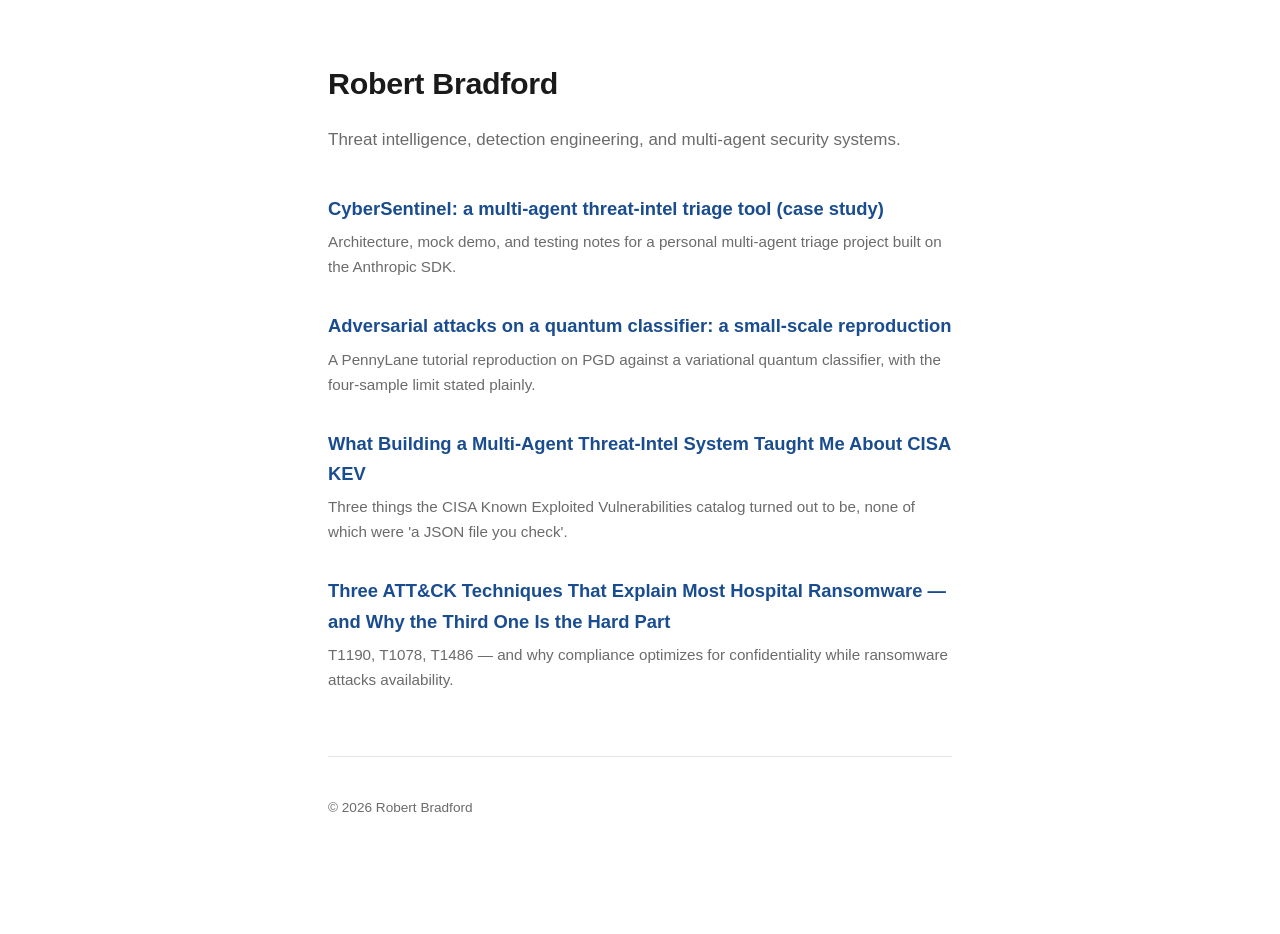
<file: docs/index.html>
<!DOCTYPE html>
<html lang="en">
<head>
<meta charset="utf-8">
<meta name="viewport" content="width=device-width, initial-scale=1">
<title>Robert Bradford &middot; Robert Bradford</title>
<link rel="stylesheet" href="assets/style.css">
</head>
<body>
<main>

<header>
<h1>Robert Bradford</h1>
<p class="tagline">Threat intelligence, detection engineering, and multi-agent security systems.</p>
</header>
<ul class="posts">
  <li><a href="cybersentinel-case-study.html">CyberSentinel: a multi-agent threat-intel triage tool (case study)</a><p>Architecture, mock demo, and testing notes for a personal multi-agent triage project built on the Anthropic SDK.</p></li>
  <li><a href="qnn-adversarial-robustness.html">Adversarial attacks on a quantum classifier: a small-scale reproduction</a><p>A PennyLane tutorial reproduction on PGD against a variational quantum classifier, with the four-sample limit stated plainly.</p></li>
  <li><a href="cisa-kev-lessons.html">What Building a Multi-Agent Threat-Intel System Taught Me About CISA KEV</a><p>Three things the CISA Known Exploited Vulnerabilities catalog turned out to be, none of which were 'a JSON file you check'.</p></li>
  <li><a href="healthcare-attack-techniques.html">Three ATT&CK Techniques That Explain Most Hospital Ransomware — and Why the Third One Is the Hard Part</a><p>T1190, T1078, T1486 — and why compliance optimizes for confidentiality while ransomware attacks availability.</p></li>
</ul>
<footer><hr><p>&copy; 2026 Robert Bradford</p></footer>
</main>
</body>
</html>
</file>
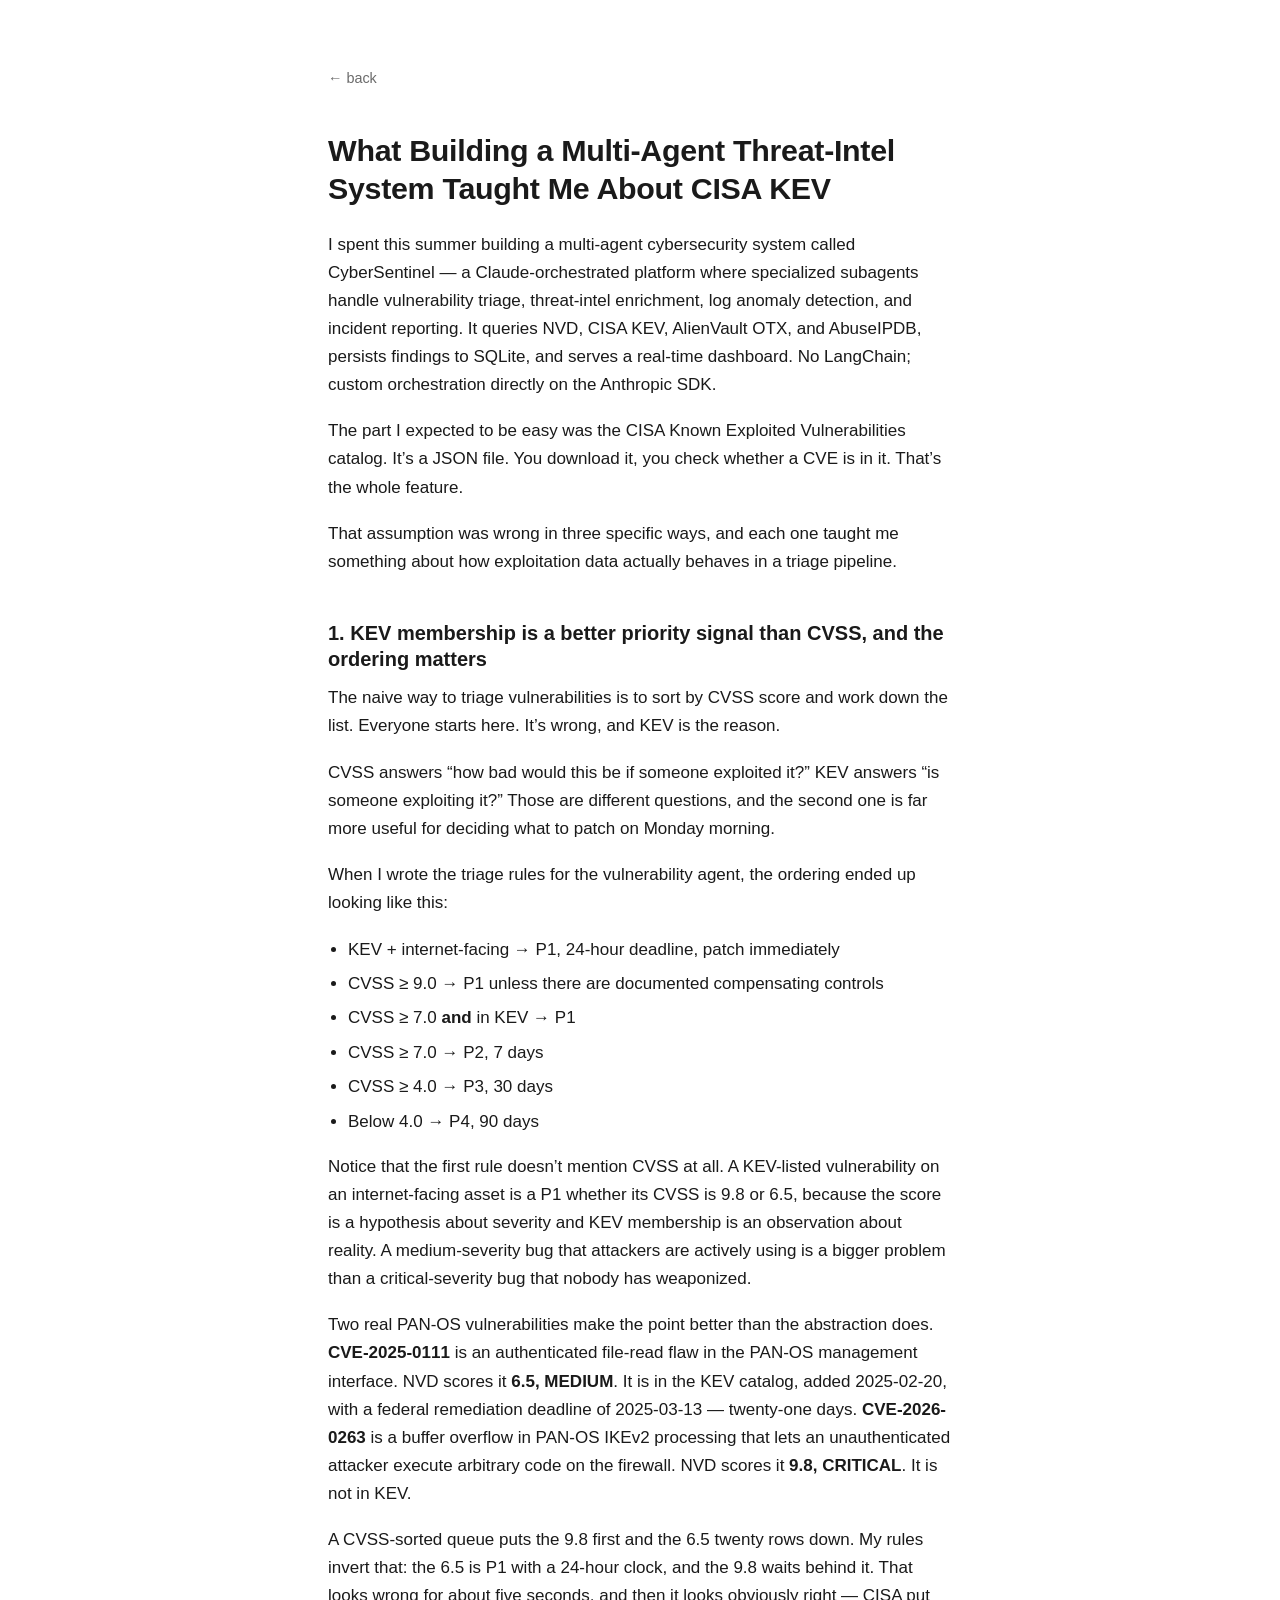
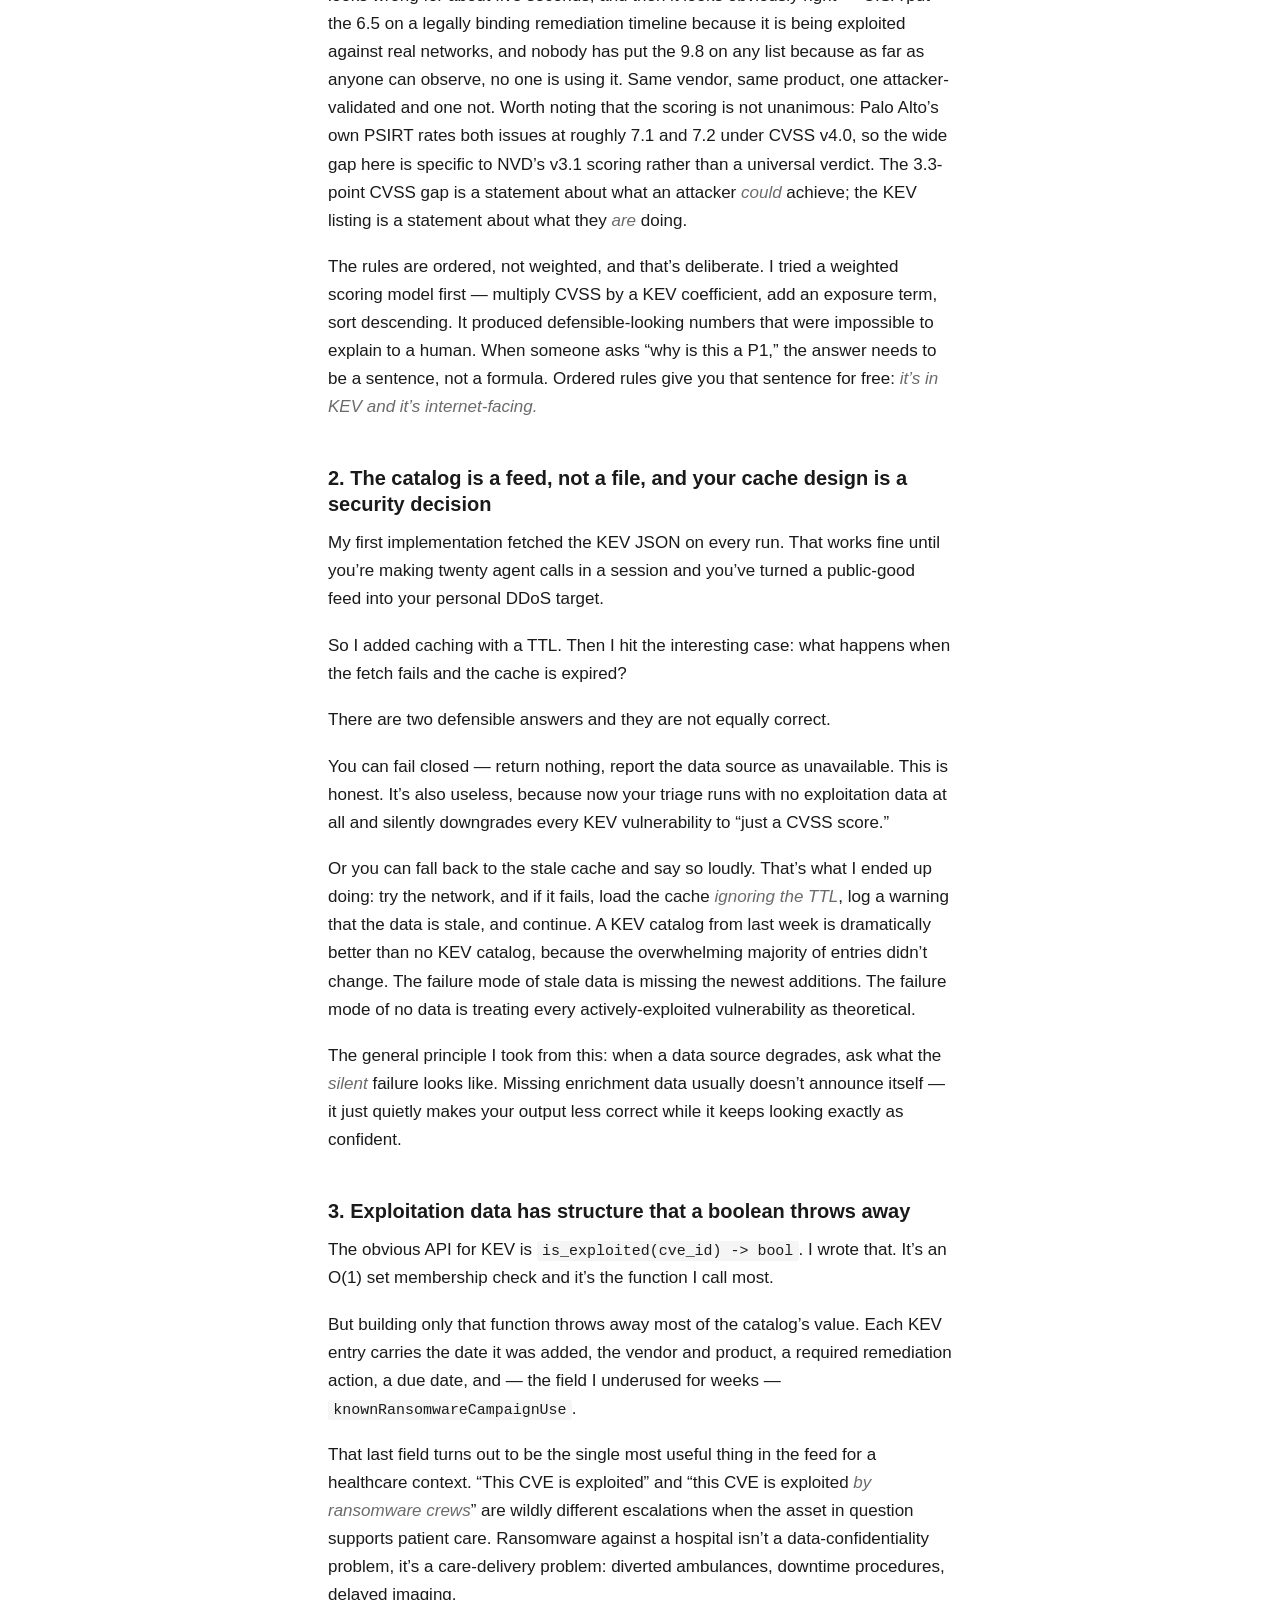
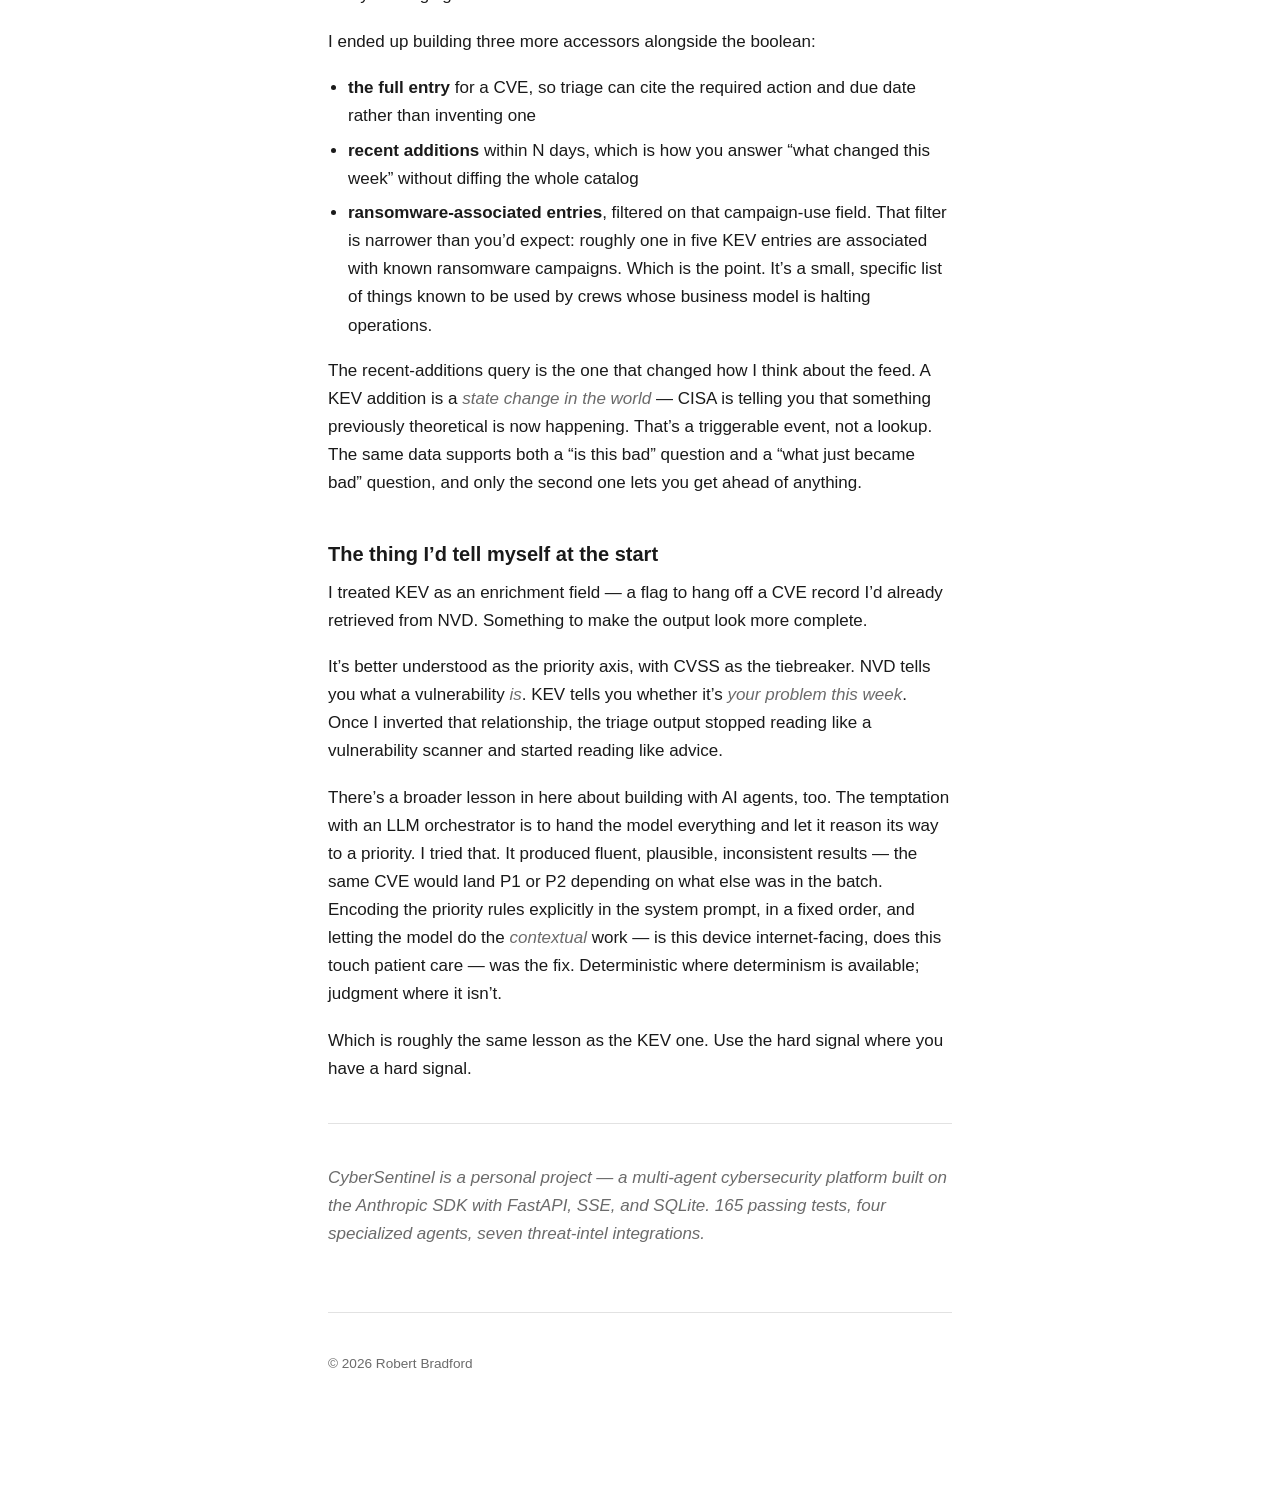
<file: docs/cisa-kev-lessons.html>
<!DOCTYPE html>
<html lang="en">
<head>
<meta charset="utf-8">
<meta name="viewport" content="width=device-width, initial-scale=1">
<title>What Building a Multi-Agent Threat-Intel System Taught Me About CISA KEV &middot; Robert Bradford</title>
<link rel="stylesheet" href="assets/style.css">
</head>
<body>
<main>
<a class="back" href="./">&larr; back</a>
<article>
<h1>What Building a Multi-Agent Threat-Intel System Taught Me About CISA KEV</h1>
<p>I spent this summer building a multi-agent cybersecurity system called CyberSentinel — a Claude-orchestrated platform where specialized subagents handle vulnerability triage, threat-intel enrichment, log anomaly detection, and incident reporting. It queries NVD, CISA KEV, AlienVault OTX, and AbuseIPDB, persists findings to SQLite, and serves a real-time dashboard. No LangChain; custom orchestration directly on the Anthropic SDK.</p>
<p>The part I expected to be easy was the CISA Known Exploited Vulnerabilities catalog. It&rsquo;s a JSON file. You download it, you check whether a CVE is in it. That&rsquo;s the whole feature.</p>
<p>That assumption was wrong in three specific ways, and each one taught me something about how exploitation data actually behaves in a triage pipeline.</p>
<h2>1. KEV membership is a better priority signal than CVSS, and the ordering matters</h2>
<p>The naive way to triage vulnerabilities is to sort by CVSS score and work down the list. Everyone starts here. It&rsquo;s wrong, and KEV is the reason.</p>
<p>CVSS answers &ldquo;how bad would this be if someone exploited it?&rdquo; KEV answers &ldquo;is someone exploiting it?&rdquo; Those are different questions, and the second one is far more useful for deciding what to patch on Monday morning.</p>
<p>When I wrote the triage rules for the vulnerability agent, the ordering ended up looking like this:</p>
<ul>
<li>KEV + internet-facing → P1, 24-hour deadline, patch immediately</li>
<li>CVSS ≥ 9.0 → P1 unless there are documented compensating controls</li>
<li>CVSS ≥ 7.0 <strong>and</strong> in KEV → P1</li>
<li>CVSS ≥ 7.0 → P2, 7 days</li>
<li>CVSS ≥ 4.0 → P3, 30 days</li>
<li>Below 4.0 → P4, 90 days</li>
</ul>
<p>Notice that the first rule doesn&rsquo;t mention CVSS at all. A KEV-listed vulnerability on an internet-facing asset is a P1 whether its CVSS is 9.8 or 6.5, because the score is a hypothesis about severity and KEV membership is an observation about reality. A medium-severity bug that attackers are actively using is a bigger problem than a critical-severity bug that nobody has weaponized.</p>
<p>Two real PAN-OS vulnerabilities make the point better than the abstraction does. <strong>CVE-2025-0111</strong> is an authenticated file-read flaw in the PAN-OS management interface. NVD scores it <strong>6.5, MEDIUM</strong>. It is in the KEV catalog, added 2025-02-20, with a federal remediation deadline of 2025-03-13 — twenty-one days. <strong>CVE-2026-0263</strong> is a buffer overflow in PAN-OS IKEv2 processing that lets an unauthenticated attacker execute arbitrary code on the firewall. NVD scores it <strong>9.8, CRITICAL</strong>. It is not in KEV.</p>
<p>A CVSS-sorted queue puts the 9.8 first and the 6.5 twenty rows down. My rules invert that: the 6.5 is P1 with a 24-hour clock, and the 9.8 waits behind it. That looks wrong for about five seconds, and then it looks obviously right — CISA put the 6.5 on a legally binding remediation timeline because it is being exploited against real networks, and nobody has put the 9.8 on any list because as far as anyone can observe, no one is using it. Same vendor, same product, one attacker-validated and one not. Worth noting that the scoring is not unanimous: Palo Alto&rsquo;s own PSIRT rates both issues at roughly 7.1 and 7.2 under CVSS v4.0, so the wide gap here is specific to NVD&rsquo;s v3.1 scoring rather than a universal verdict. The 3.3-point CVSS gap is a statement about what an attacker <em>could</em> achieve; the KEV listing is a statement about what they <em>are</em> doing.</p>
<p>The rules are ordered, not weighted, and that&rsquo;s deliberate. I tried a weighted scoring model first — multiply CVSS by a KEV coefficient, add an exposure term, sort descending. It produced defensible-looking numbers that were impossible to explain to a human. When someone asks &ldquo;why is this a P1,&rdquo; the answer needs to be a sentence, not a formula. Ordered rules give you that sentence for free: <em>it&rsquo;s in KEV and it&rsquo;s internet-facing.</em></p>
<h2>2. The catalog is a feed, not a file, and your cache design is a security decision</h2>
<p>My first implementation fetched the KEV JSON on every run. That works fine until you&rsquo;re making twenty agent calls in a session and you&rsquo;ve turned a public-good feed into your personal DDoS target.</p>
<p>So I added caching with a TTL. Then I hit the interesting case: what happens when the fetch fails and the cache is expired?</p>
<p>There are two defensible answers and they are not equally correct.</p>
<p>You can fail closed — return nothing, report the data source as unavailable. This is honest. It&rsquo;s also useless, because now your triage runs with no exploitation data at all and silently downgrades every KEV vulnerability to &ldquo;just a CVSS score.&rdquo;</p>
<p>Or you can fall back to the stale cache and say so loudly. That&rsquo;s what I ended up doing: try the network, and if it fails, load the cache <em>ignoring the TTL</em>, log a warning that the data is stale, and continue. A KEV catalog from last week is dramatically better than no KEV catalog, because the overwhelming majority of entries didn&rsquo;t change. The failure mode of stale data is missing the newest additions. The failure mode of no data is treating every actively-exploited vulnerability as theoretical.</p>
<p>The general principle I took from this: when a data source degrades, ask what the <em>silent</em> failure looks like. Missing enrichment data usually doesn&rsquo;t announce itself — it just quietly makes your output less correct while it keeps looking exactly as confident.</p>
<h2>3. Exploitation data has structure that a boolean throws away</h2>
<p>The obvious API for KEV is <code>is_exploited(cve_id) -&gt; bool</code>. I wrote that. It&rsquo;s an O(1) set membership check and it&rsquo;s the function I call most.</p>
<p>But building only that function throws away most of the catalog&rsquo;s value. Each KEV entry carries the date it was added, the vendor and product, a required remediation action, a due date, and — the field I underused for weeks — <code>knownRansomwareCampaignUse</code>.</p>
<p>That last field turns out to be the single most useful thing in the feed for a healthcare context. &ldquo;This CVE is exploited&rdquo; and &ldquo;this CVE is exploited <em>by ransomware crews</em>&rdquo; are wildly different escalations when the asset in question supports patient care. Ransomware against a hospital isn&rsquo;t a data-confidentiality problem, it&rsquo;s a care-delivery problem: diverted ambulances, downtime procedures, delayed imaging.</p>
<p>I ended up building three more accessors alongside the boolean:</p>
<ul>
<li><strong>the full entry</strong> for a CVE, so triage can cite the required action and due date rather than inventing one</li>
<li><strong>recent additions</strong> within N days, which is how you answer &ldquo;what changed this week&rdquo; without diffing the whole catalog</li>
<li><strong>ransomware-associated entries</strong>, filtered on that campaign-use field. That filter is narrower than you&rsquo;d expect: roughly one in five KEV entries are associated with known ransomware campaigns. Which is the point. It&rsquo;s a small, specific list of things known to be used by crews whose business model is halting operations.</li>
</ul>
<p>The recent-additions query is the one that changed how I think about the feed. A KEV addition is a <em>state change in the world</em> — CISA is telling you that something previously theoretical is now happening. That&rsquo;s a triggerable event, not a lookup. The same data supports both a &ldquo;is this bad&rdquo; question and a &ldquo;what just became bad&rdquo; question, and only the second one lets you get ahead of anything.</p>
<h2>The thing I&rsquo;d tell myself at the start</h2>
<p>I treated KEV as an enrichment field — a flag to hang off a CVE record I&rsquo;d already retrieved from NVD. Something to make the output look more complete.</p>
<p>It&rsquo;s better understood as the priority axis, with CVSS as the tiebreaker. NVD tells you what a vulnerability <em>is</em>. KEV tells you whether it&rsquo;s <em>your problem this week</em>. Once I inverted that relationship, the triage output stopped reading like a vulnerability scanner and started reading like advice.</p>
<p>There&rsquo;s a broader lesson in here about building with AI agents, too. The temptation with an LLM orchestrator is to hand the model everything and let it reason its way to a priority. I tried that. It produced fluent, plausible, inconsistent results — the same CVE would land P1 or P2 depending on what else was in the batch. Encoding the priority rules explicitly in the system prompt, in a fixed order, and letting the model do the <em>contextual</em> work — is this device internet-facing, does this touch patient care — was the fix. Deterministic where determinism is available; judgment where it isn&rsquo;t.</p>
<p>Which is roughly the same lesson as the KEV one. Use the hard signal where you have a hard signal.</p>
<hr />
<p><em>CyberSentinel is a personal project — a multi-agent cybersecurity platform built on the Anthropic SDK with FastAPI, SSE, and SQLite. 165 passing tests, four specialized agents, seven threat-intel integrations.</em></p>
</article>
<footer><hr><p>&copy; 2026 Robert Bradford</p></footer>
</main>
</body>
</html>
</file>
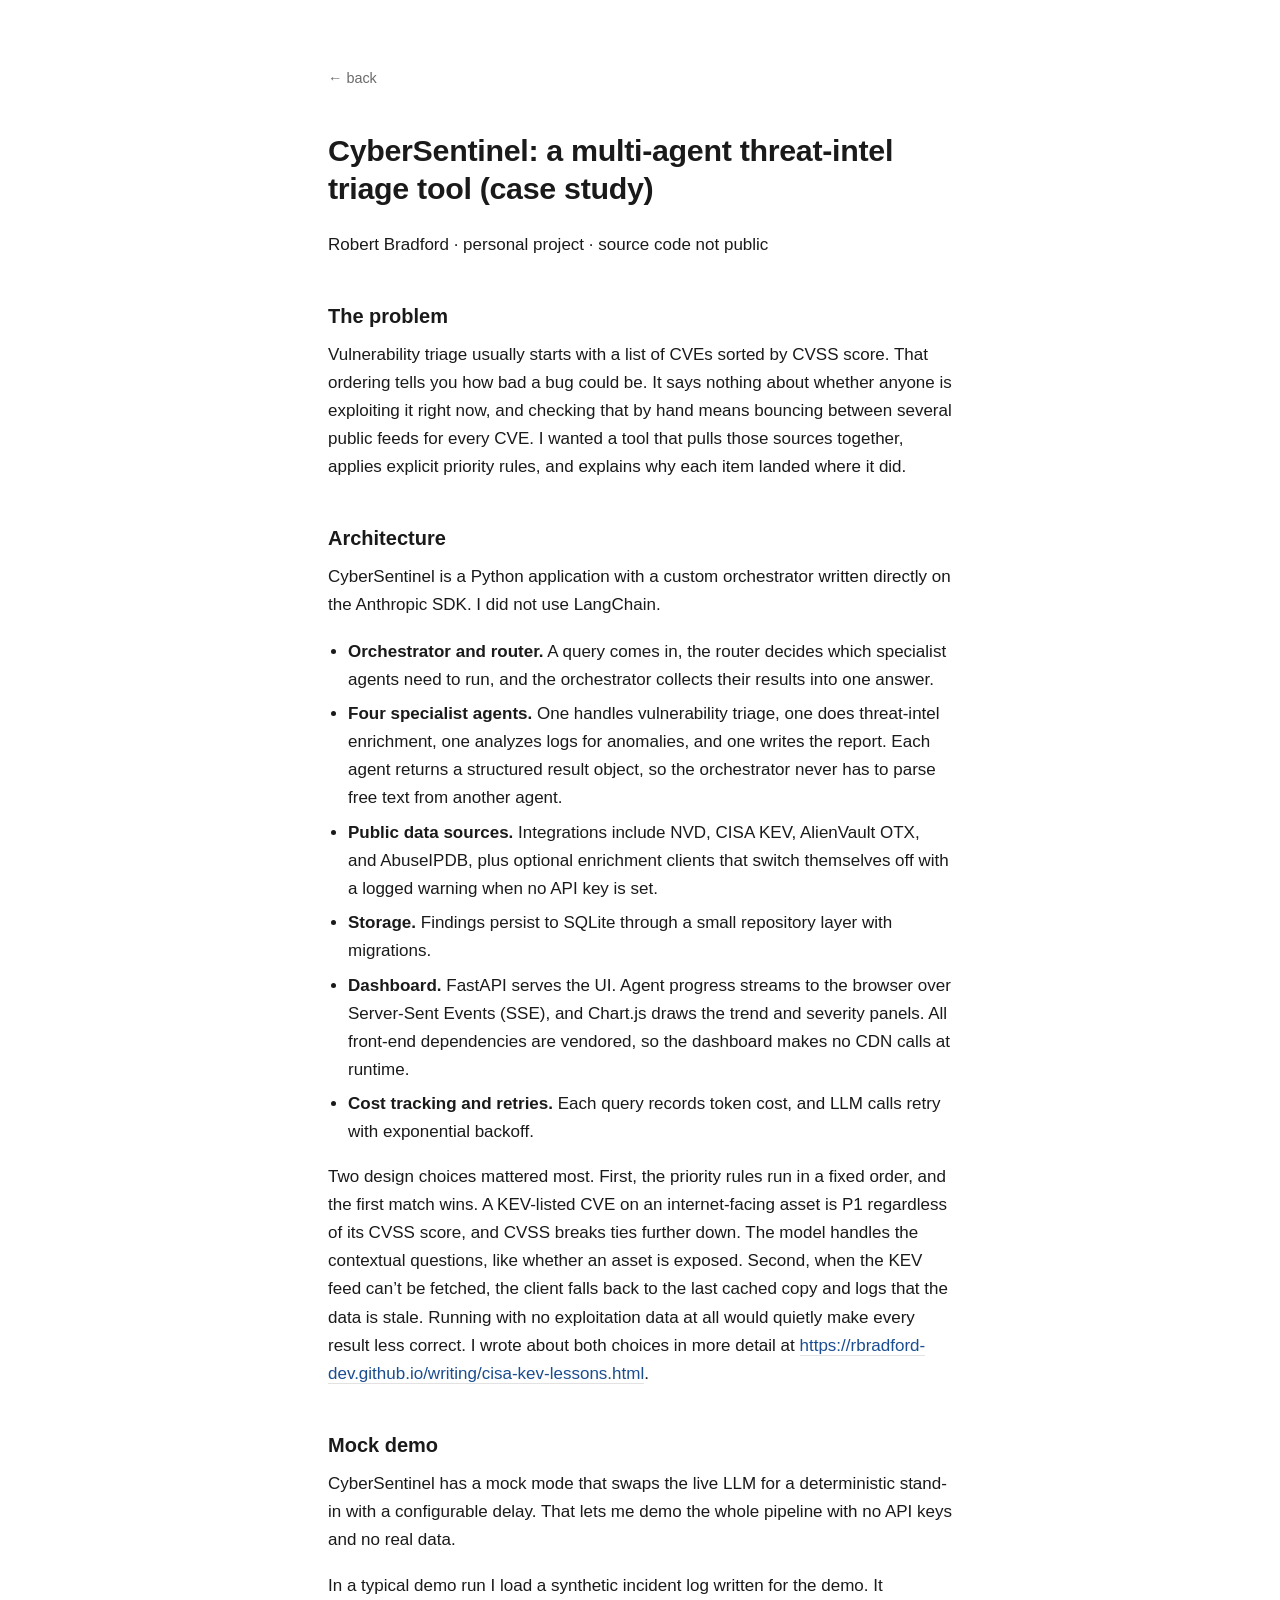
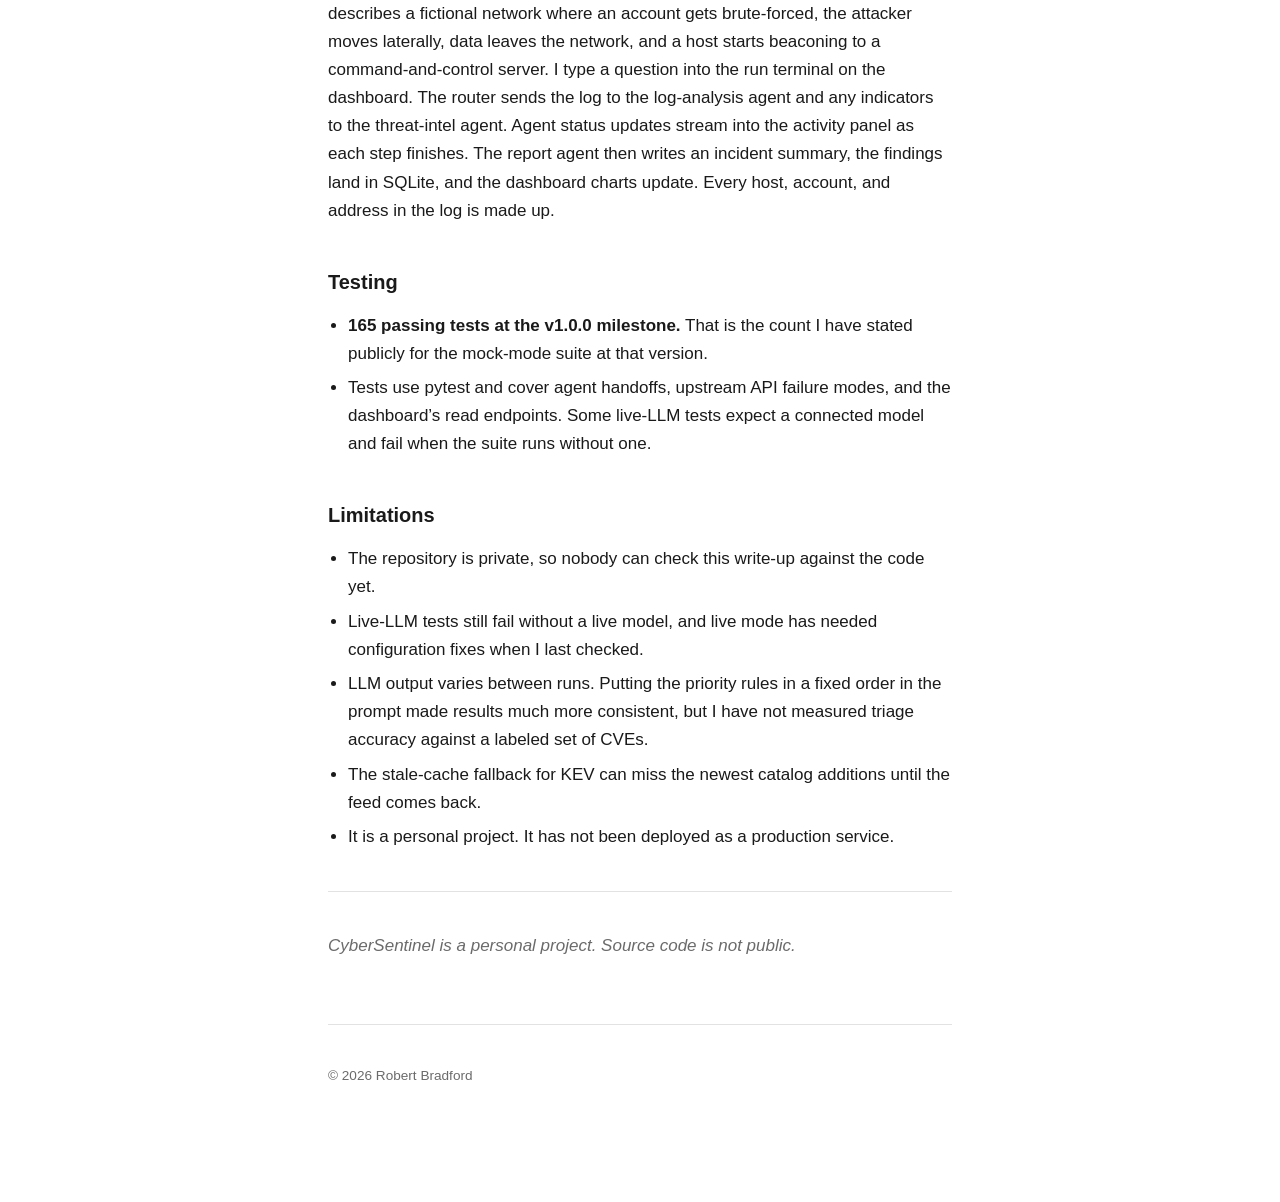
<file: docs/cybersentinel-case-study.html>
<!DOCTYPE html>
<html lang="en">
<head>
<meta charset="utf-8">
<meta name="viewport" content="width=device-width, initial-scale=1">
<title>CyberSentinel: a multi-agent threat-intel triage tool (case study) &middot; Robert Bradford</title>
<link rel="stylesheet" href="assets/style.css">
</head>
<body>
<main>
<a class="back" href="./">&larr; back</a>
<article>
<h1>CyberSentinel: a multi-agent threat-intel triage tool (case study)</h1>
<p>Robert Bradford &middot; personal project &middot; source code not public</p>

<h2>The problem</h2>
<p>Vulnerability triage usually starts with a list of CVEs sorted by CVSS score. That ordering tells you how bad a bug could be. It says nothing about whether anyone is exploiting it right now, and checking that by hand means bouncing between several public feeds for every CVE. I wanted a tool that pulls those sources together, applies explicit priority rules, and explains why each item landed where it did.</p>

<h2>Architecture</h2>
<p>CyberSentinel is a Python application with a custom orchestrator written directly on the Anthropic SDK. I did not use LangChain.</p>
<ul>
<li><strong>Orchestrator and router.</strong> A query comes in, the router decides which specialist agents need to run, and the orchestrator collects their results into one answer.</li>
<li><strong>Four specialist agents.</strong> One handles vulnerability triage, one does threat-intel enrichment, one analyzes logs for anomalies, and one writes the report. Each agent returns a structured result object, so the orchestrator never has to parse free text from another agent.</li>
<li><strong>Public data sources.</strong> Integrations include NVD, CISA KEV, AlienVault OTX, and AbuseIPDB, plus optional enrichment clients that switch themselves off with a logged warning when no API key is set.</li>
<li><strong>Storage.</strong> Findings persist to SQLite through a small repository layer with migrations.</li>
<li><strong>Dashboard.</strong> FastAPI serves the UI. Agent progress streams to the browser over Server-Sent Events (SSE), and Chart.js draws the trend and severity panels. All front-end dependencies are vendored, so the dashboard makes no CDN calls at runtime.</li>
<li><strong>Cost tracking and retries.</strong> Each query records token cost, and LLM calls retry with exponential backoff.</li>
</ul>
<p>Two design choices mattered most. First, the priority rules run in a fixed order, and the first match wins. A KEV-listed CVE on an internet-facing asset is P1 regardless of its CVSS score, and CVSS breaks ties further down. The model handles the contextual questions, like whether an asset is exposed. Second, when the KEV feed can&rsquo;t be fetched, the client falls back to the last cached copy and logs that the data is stale. Running with no exploitation data at all would quietly make every result less correct. I wrote about both choices in more detail at <a href="https://rbradford-dev.github.io/writing/cisa-kev-lessons.html">https://rbradford-dev.github.io/writing/cisa-kev-lessons.html</a>.</p>

<h2>Mock demo</h2>
<p>CyberSentinel has a mock mode that swaps the live LLM for a deterministic stand-in with a configurable delay. That lets me demo the whole pipeline with no API keys and no real data.</p>
<p>In a typical demo run I load a synthetic incident log written for the demo. It describes a fictional network where an account gets brute-forced, the attacker moves laterally, data leaves the network, and a host starts beaconing to a command-and-control server. I type a question into the run terminal on the dashboard. The router sends the log to the log-analysis agent and any indicators to the threat-intel agent. Agent status updates stream into the activity panel as each step finishes. The report agent then writes an incident summary, the findings land in SQLite, and the dashboard charts update. Every host, account, and address in the log is made up.</p>

<h2>Testing</h2>
<ul>
<li><strong>165 passing tests at the v1.0.0 milestone.</strong> That is the count I have stated publicly for the mock-mode suite at that version.</li>
<li>Tests use pytest and cover agent handoffs, upstream API failure modes, and the dashboard&rsquo;s read endpoints. Some live-LLM tests expect a connected model and fail when the suite runs without one.</li>
</ul>

<h2>Limitations</h2>
<ul>
<li>The repository is private, so nobody can check this write-up against the code yet.</li>
<li>Live-LLM tests still fail without a live model, and live mode has needed configuration fixes when I last checked.</li>
<li>LLM output varies between runs. Putting the priority rules in a fixed order in the prompt made results much more consistent, but I have not measured triage accuracy against a labeled set of CVEs.</li>
<li>The stale-cache fallback for KEV can miss the newest catalog additions until the feed comes back.</li>
<li>It is a personal project. It has not been deployed as a production service.</li>
</ul>
<hr />
<p><em>CyberSentinel is a personal project. Source code is not public.</em></p>
</article>
<footer><hr><p>&copy; 2026 Robert Bradford</p></footer>
</main>
</body>
</html>
</file>
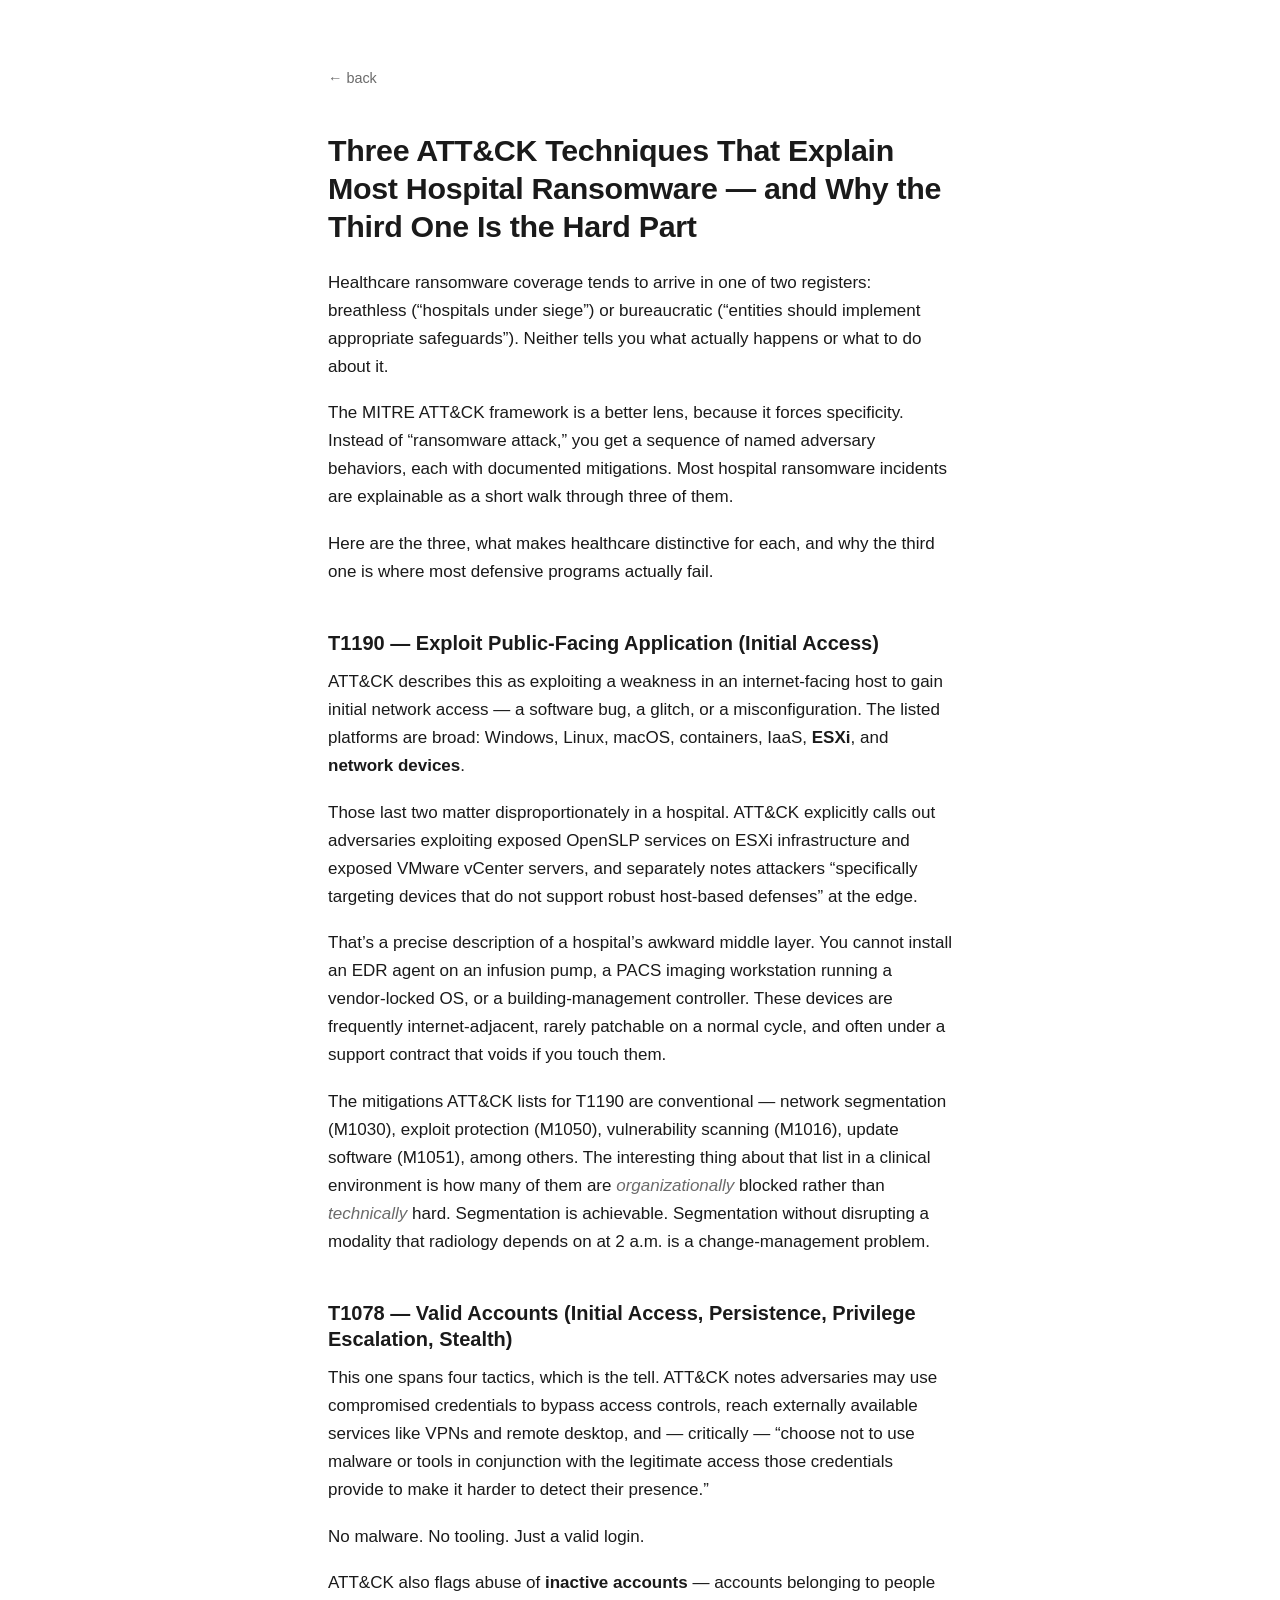
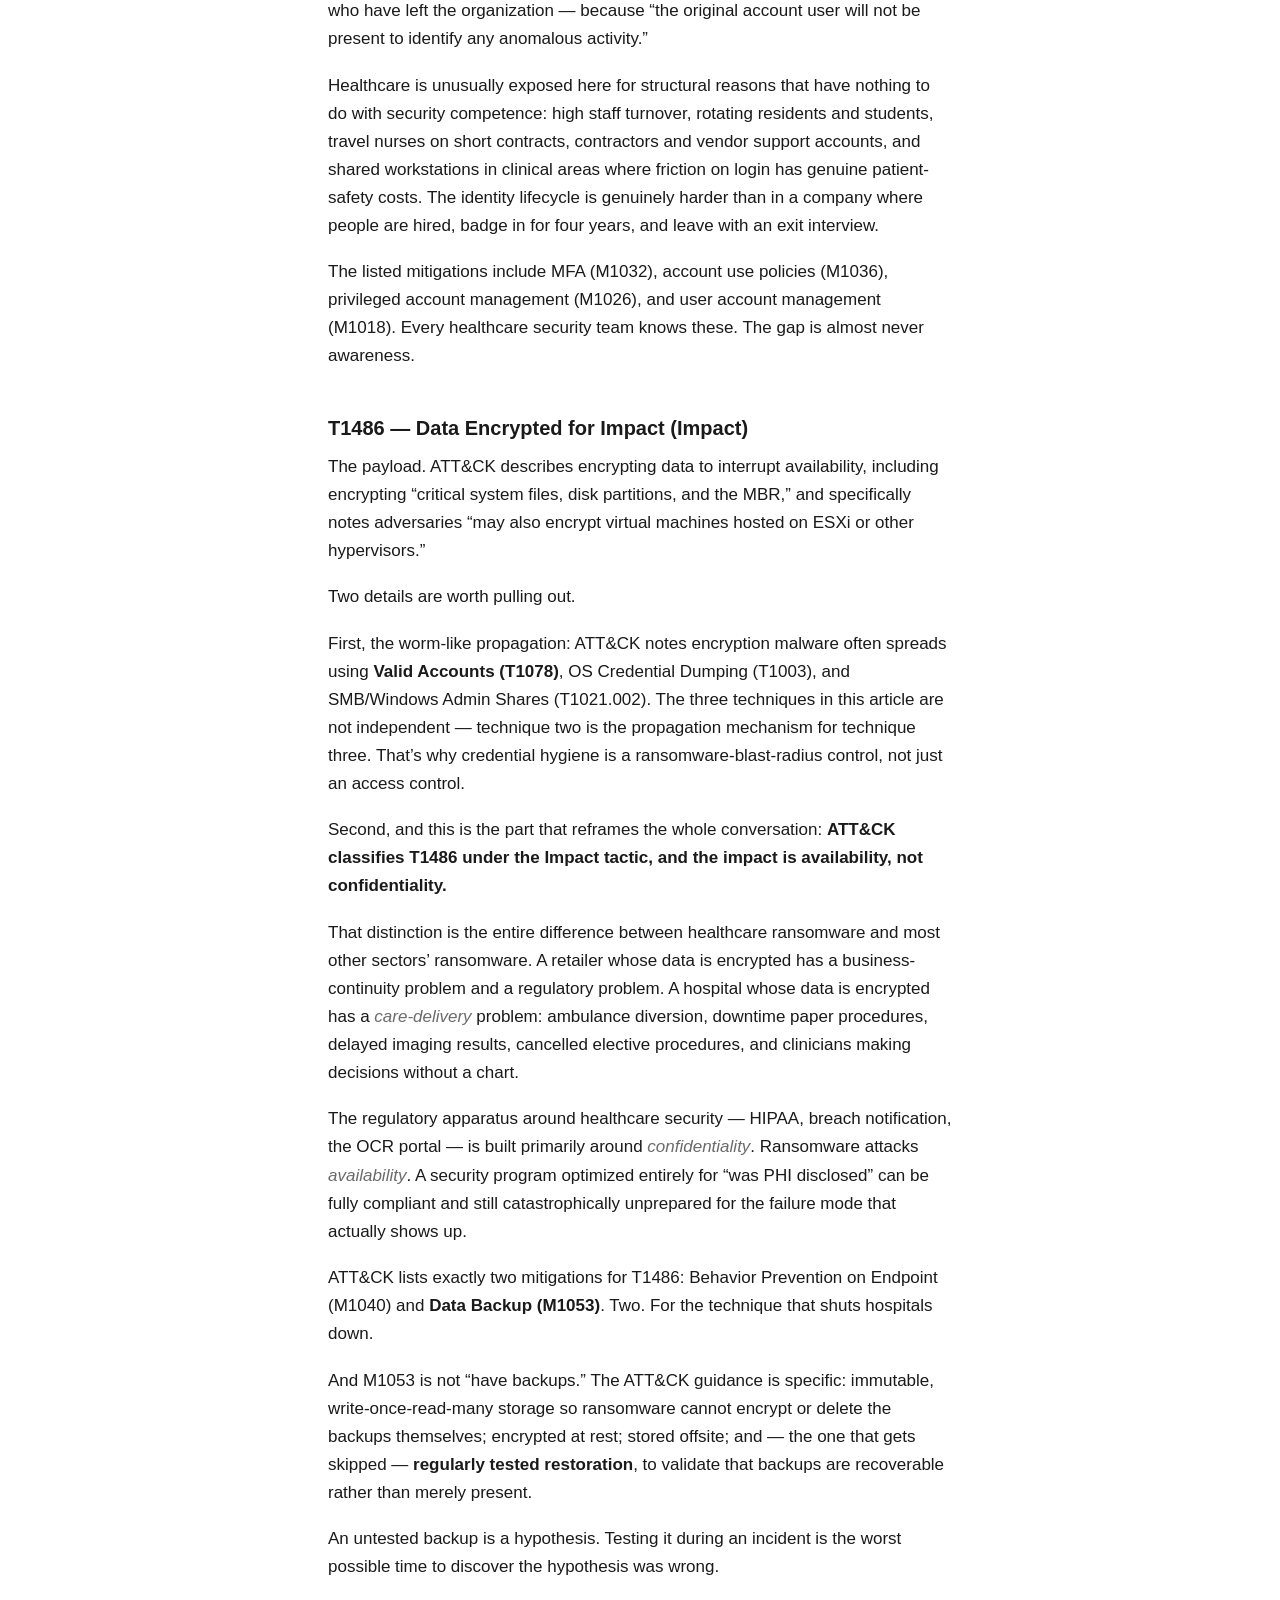
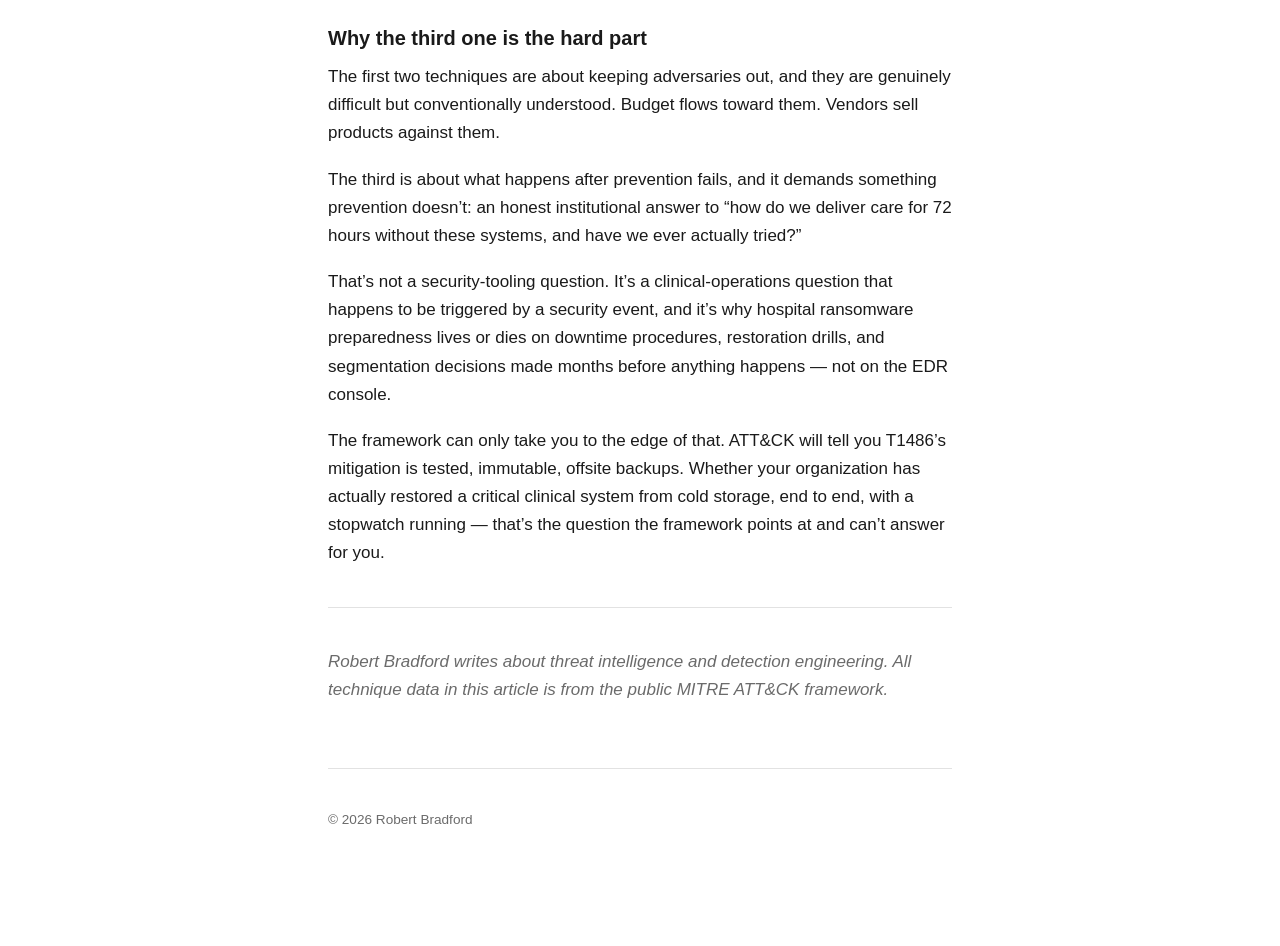
<file: docs/healthcare-attack-techniques.html>
<!DOCTYPE html>
<html lang="en">
<head>
<meta charset="utf-8">
<meta name="viewport" content="width=device-width, initial-scale=1">
<title>Three ATT&CK Techniques That Explain Most Hospital Ransomware — and Why the Third One Is the Hard Part &middot; Robert Bradford</title>
<link rel="stylesheet" href="assets/style.css">
</head>
<body>
<main>
<a class="back" href="./">&larr; back</a>
<article>
<h1>Three ATT&CK Techniques That Explain Most Hospital Ransomware — and Why the Third One Is the Hard Part</h1>
<p>Healthcare ransomware coverage tends to arrive in one of two registers: breathless (&ldquo;hospitals under siege&rdquo;) or bureaucratic (&ldquo;entities should implement appropriate safeguards&rdquo;). Neither tells you what actually happens or what to do about it.</p>
<p>The MITRE ATT&amp;CK framework is a better lens, because it forces specificity. Instead of &ldquo;ransomware attack,&rdquo; you get a sequence of named adversary behaviors, each with documented mitigations. Most hospital ransomware incidents are explainable as a short walk through three of them.</p>
<p>Here are the three, what makes healthcare distinctive for each, and why the third one is where most defensive programs actually fail.</p>
<h2>T1190 — Exploit Public-Facing Application (Initial Access)</h2>
<p>ATT&amp;CK describes this as exploiting a weakness in an internet-facing host to gain initial network access — a software bug, a glitch, or a misconfiguration. The listed platforms are broad: Windows, Linux, macOS, containers, IaaS, <strong>ESXi</strong>, and <strong>network devices</strong>.</p>
<p>Those last two matter disproportionately in a hospital. ATT&amp;CK explicitly calls out adversaries exploiting exposed OpenSLP services on ESXi infrastructure and exposed VMware vCenter servers, and separately notes attackers &ldquo;specifically targeting devices that do not support robust host-based defenses&rdquo; at the edge.</p>
<p>That&rsquo;s a precise description of a hospital&rsquo;s awkward middle layer. You cannot install an EDR agent on an infusion pump, a PACS imaging workstation running a vendor-locked OS, or a building-management controller. These devices are frequently internet-adjacent, rarely patchable on a normal cycle, and often under a support contract that voids if you touch them.</p>
<p>The mitigations ATT&amp;CK lists for T1190 are conventional — network segmentation (M1030), exploit protection (M1050), vulnerability scanning (M1016), update software (M1051), among others. The interesting thing about that list in a clinical environment is how many of them are <em>organizationally</em> blocked rather than <em>technically</em> hard. Segmentation is achievable. Segmentation without disrupting a modality that radiology depends on at 2 a.m. is a change-management problem.</p>
<h2>T1078 — Valid Accounts (Initial Access, Persistence, Privilege Escalation, Stealth)</h2>
<p>This one spans four tactics, which is the tell. ATT&amp;CK notes adversaries may use compromised credentials to bypass access controls, reach externally available services like VPNs and remote desktop, and — critically — &ldquo;choose not to use malware or tools in conjunction with the legitimate access those credentials provide to make it harder to detect their presence.&rdquo;</p>
<p>No malware. No tooling. Just a valid login.</p>
<p>ATT&amp;CK also flags abuse of <strong>inactive accounts</strong> — accounts belonging to people who have left the organization — because &ldquo;the original account user will not be present to identify any anomalous activity.&rdquo;</p>
<p>Healthcare is unusually exposed here for structural reasons that have nothing to do with security competence: high staff turnover, rotating residents and students, travel nurses on short contracts, contractors and vendor support accounts, and shared workstations in clinical areas where friction on login has genuine patient-safety costs. The identity lifecycle is genuinely harder than in a company where people are hired, badge in for four years, and leave with an exit interview.</p>
<p>The listed mitigations include MFA (M1032), account use policies (M1036), privileged account management (M1026), and user account management (M1018). Every healthcare security team knows these. The gap is almost never awareness.</p>
<h2>T1486 — Data Encrypted for Impact (Impact)</h2>
<p>The payload. ATT&amp;CK describes encrypting data to interrupt availability, including encrypting &ldquo;critical system files, disk partitions, and the MBR,&rdquo; and specifically notes adversaries &ldquo;may also encrypt virtual machines hosted on ESXi or other hypervisors.&rdquo;</p>
<p>Two details are worth pulling out.</p>
<p>First, the worm-like propagation: ATT&amp;CK notes encryption malware often spreads using <strong>Valid Accounts (T1078)</strong>, OS Credential Dumping (T1003), and SMB/Windows Admin Shares (T1021.002). The three techniques in this article are not independent — technique two is the propagation mechanism for technique three. That&rsquo;s why credential hygiene is a ransomware-blast-radius control, not just an access control.</p>
<p>Second, and this is the part that reframes the whole conversation: <strong>ATT&amp;CK classifies T1486 under the Impact tactic, and the impact is availability, not confidentiality.</strong></p>
<p>That distinction is the entire difference between healthcare ransomware and most other sectors&rsquo; ransomware. A retailer whose data is encrypted has a business-continuity problem and a regulatory problem. A hospital whose data is encrypted has a <em>care-delivery</em> problem: ambulance diversion, downtime paper procedures, delayed imaging results, cancelled elective procedures, and clinicians making decisions without a chart.</p>
<p>The regulatory apparatus around healthcare security — HIPAA, breach notification, the OCR portal — is built primarily around <em>confidentiality</em>. Ransomware attacks <em>availability</em>. A security program optimized entirely for &ldquo;was PHI disclosed&rdquo; can be fully compliant and still catastrophically unprepared for the failure mode that actually shows up.</p>
<p>ATT&amp;CK lists exactly two mitigations for T1486: Behavior Prevention on Endpoint (M1040) and <strong>Data Backup (M1053)</strong>. Two. For the technique that shuts hospitals down.</p>
<p>And M1053 is not &ldquo;have backups.&rdquo; The ATT&amp;CK guidance is specific: immutable, write-once-read-many storage so ransomware cannot encrypt or delete the backups themselves; encrypted at rest; stored offsite; and — the one that gets skipped — <strong>regularly tested restoration</strong>, to validate that backups are recoverable rather than merely present.</p>
<p>An untested backup is a hypothesis. Testing it during an incident is the worst possible time to discover the hypothesis was wrong.</p>
<h2>Why the third one is the hard part</h2>
<p>The first two techniques are about keeping adversaries out, and they are genuinely difficult but conventionally understood. Budget flows toward them. Vendors sell products against them.</p>
<p>The third is about what happens after prevention fails, and it demands something prevention doesn&rsquo;t: an honest institutional answer to &ldquo;how do we deliver care for 72 hours without these systems, and have we ever actually tried?&rdquo;</p>
<p>That&rsquo;s not a security-tooling question. It&rsquo;s a clinical-operations question that happens to be triggered by a security event, and it&rsquo;s why hospital ransomware preparedness lives or dies on downtime procedures, restoration drills, and segmentation decisions made months before anything happens — not on the EDR console.</p>
<p>The framework can only take you to the edge of that. ATT&amp;CK will tell you T1486&rsquo;s mitigation is tested, immutable, offsite backups. Whether your organization has actually restored a critical clinical system from cold storage, end to end, with a stopwatch running — that&rsquo;s the question the framework points at and can&rsquo;t answer for you.</p>
<hr />
<p><em>Robert Bradford writes about threat intelligence and detection engineering. All technique data in this article is from the public MITRE ATT&amp;CK framework.</em></p>
</article>
<footer><hr><p>&copy; 2026 Robert Bradford</p></footer>
</main>
</body>
</html>
</file>
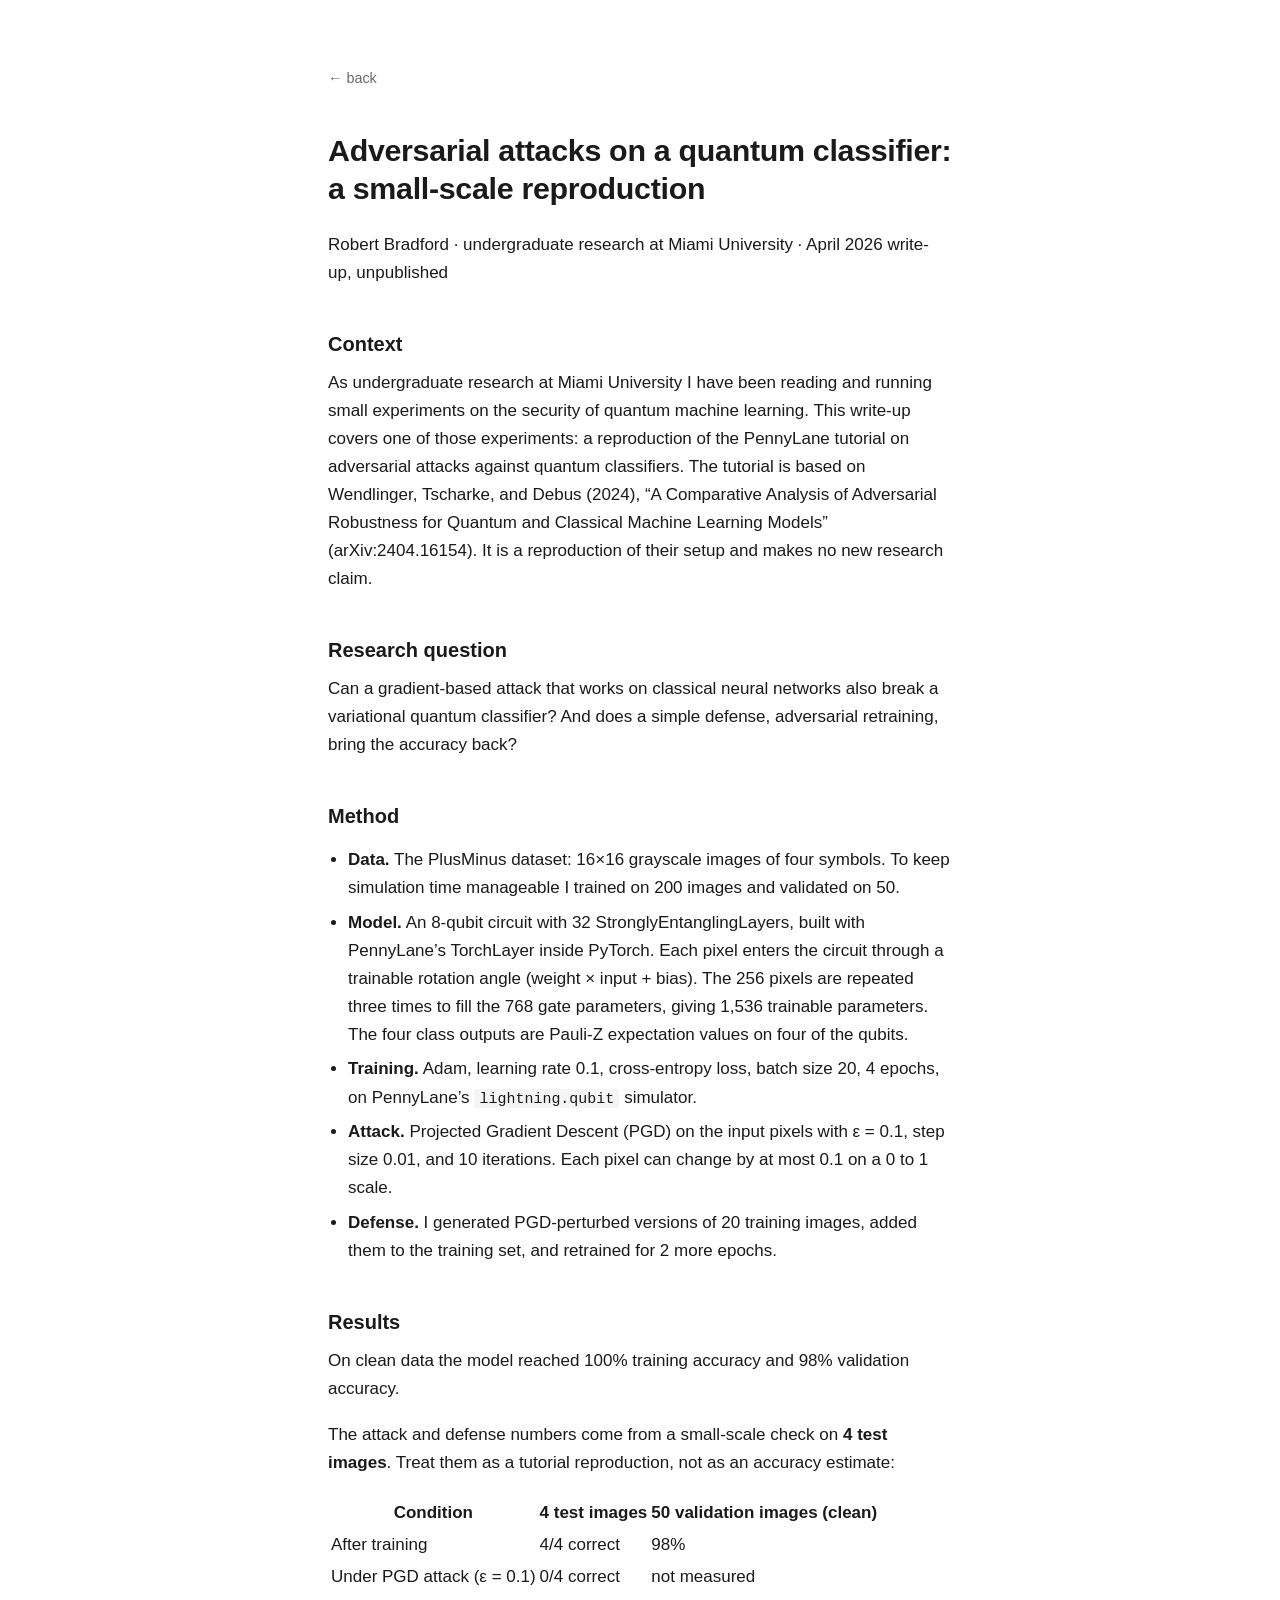
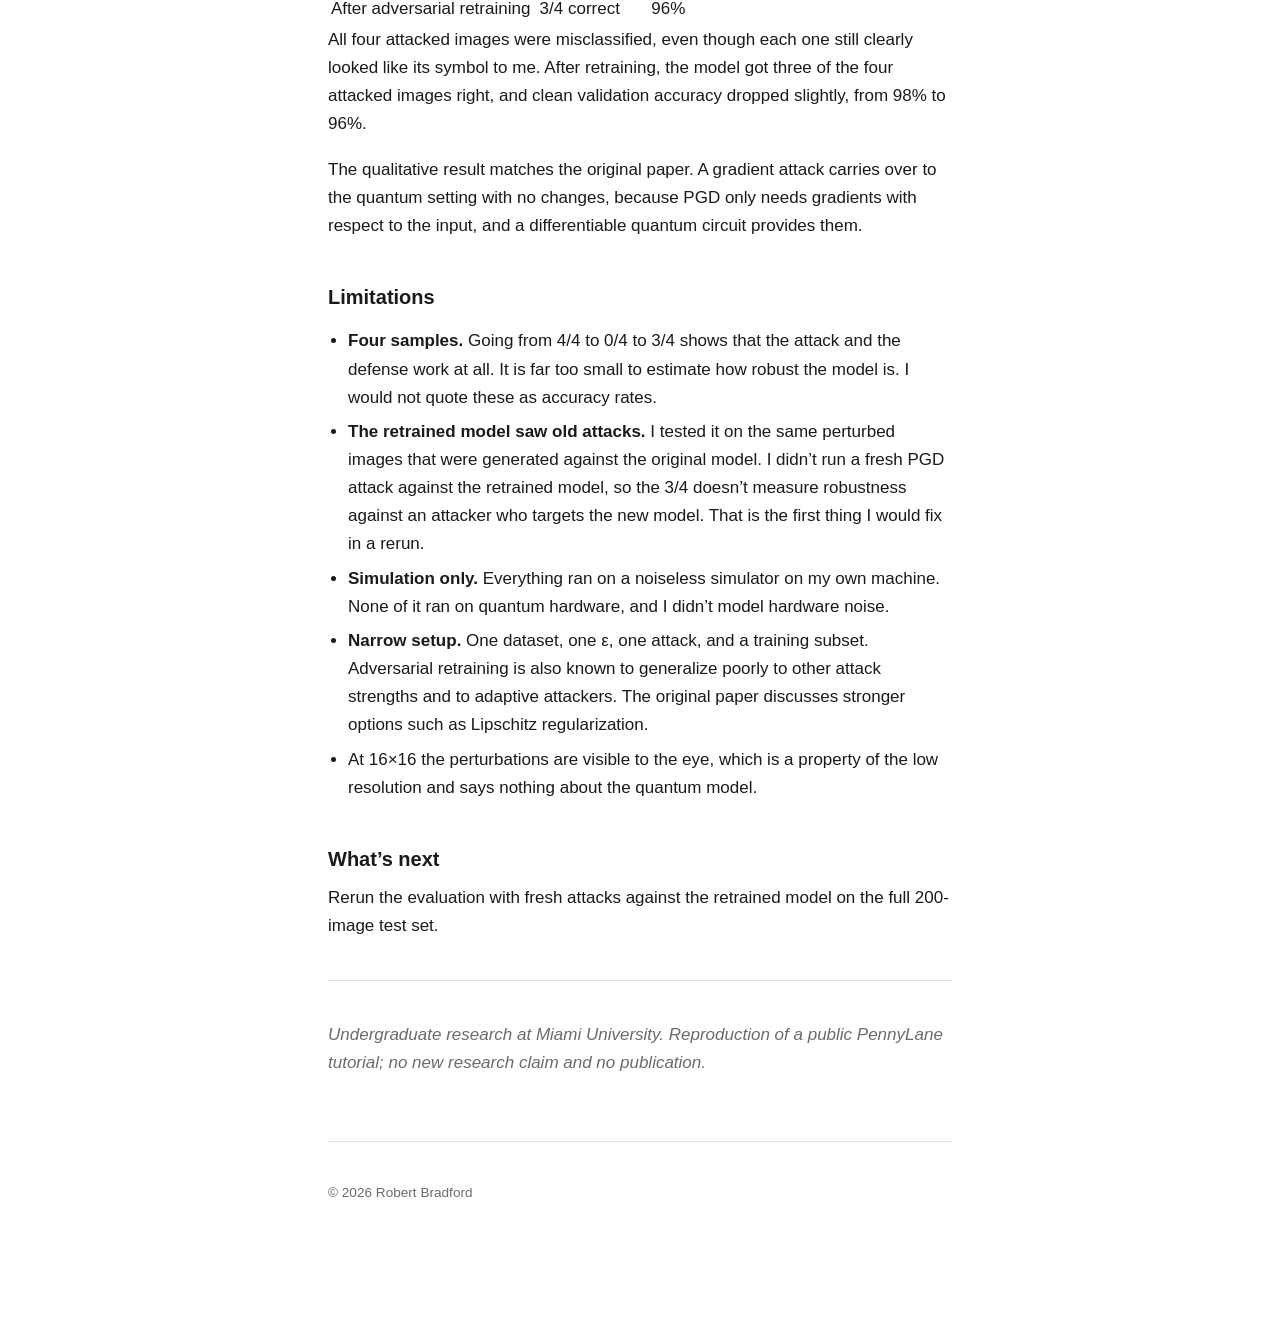
<file: docs/qnn-adversarial-robustness.html>
<!DOCTYPE html>
<html lang="en">
<head>
<meta charset="utf-8">
<meta name="viewport" content="width=device-width, initial-scale=1">
<title>Adversarial attacks on a quantum classifier: a small-scale reproduction &middot; Robert Bradford</title>
<link rel="stylesheet" href="assets/style.css">
</head>
<body>
<main>
<a class="back" href="./">&larr; back</a>
<article>
<h1>Adversarial attacks on a quantum classifier: a small-scale reproduction</h1>
<p>Robert Bradford &middot; undergraduate research at Miami University &middot; April 2026 write-up, unpublished</p>

<h2>Context</h2>
<p>As undergraduate research at Miami University I have been reading and running small experiments on the security of quantum machine learning. This write-up covers one of those experiments: a reproduction of the PennyLane tutorial on adversarial attacks against quantum classifiers. The tutorial is based on Wendlinger, Tscharke, and Debus (2024), &ldquo;A Comparative Analysis of Adversarial Robustness for Quantum and Classical Machine Learning Models&rdquo; (arXiv:2404.16154). It is a reproduction of their setup and makes no new research claim.</p>

<h2>Research question</h2>
<p>Can a gradient-based attack that works on classical neural networks also break a variational quantum classifier? And does a simple defense, adversarial retraining, bring the accuracy back?</p>

<h2>Method</h2>
<ul>
<li><strong>Data.</strong> The PlusMinus dataset: 16&times;16 grayscale images of four symbols. To keep simulation time manageable I trained on 200 images and validated on 50.</li>
<li><strong>Model.</strong> An 8-qubit circuit with 32 StronglyEntanglingLayers, built with PennyLane&rsquo;s TorchLayer inside PyTorch. Each pixel enters the circuit through a trainable rotation angle (weight &times; input + bias). The 256 pixels are repeated three times to fill the 768 gate parameters, giving 1,536 trainable parameters. The four class outputs are Pauli-Z expectation values on four of the qubits.</li>
<li><strong>Training.</strong> Adam, learning rate 0.1, cross-entropy loss, batch size 20, 4 epochs, on PennyLane&rsquo;s <code>lightning.qubit</code> simulator.</li>
<li><strong>Attack.</strong> Projected Gradient Descent (PGD) on the input pixels with &epsilon; = 0.1, step size 0.01, and 10 iterations. Each pixel can change by at most 0.1 on a 0 to 1 scale.</li>
<li><strong>Defense.</strong> I generated PGD-perturbed versions of 20 training images, added them to the training set, and retrained for 2 more epochs.</li>
</ul>

<h2>Results</h2>
<p>On clean data the model reached 100% training accuracy and 98% validation accuracy.</p>
<p>The attack and defense numbers come from a small-scale check on <strong>4 test images</strong>. Treat them as a tutorial reproduction, not as an accuracy estimate:</p>
<table>
<thead>
<tr><th>Condition</th><th>4 test images</th><th>50 validation images (clean)</th></tr>
</thead>
<tbody>
<tr><td>After training</td><td>4/4 correct</td><td>98%</td></tr>
<tr><td>Under PGD attack (&epsilon; = 0.1)</td><td>0/4 correct</td><td>not measured</td></tr>
<tr><td>After adversarial retraining</td><td>3/4 correct</td><td>96%</td></tr>
</tbody>
</table>
<p>All four attacked images were misclassified, even though each one still clearly looked like its symbol to me. After retraining, the model got three of the four attacked images right, and clean validation accuracy dropped slightly, from 98% to 96%.</p>
<p>The qualitative result matches the original paper. A gradient attack carries over to the quantum setting with no changes, because PGD only needs gradients with respect to the input, and a differentiable quantum circuit provides them.</p>

<h2>Limitations</h2>
<ul>
<li><strong>Four samples.</strong> Going from 4/4 to 0/4 to 3/4 shows that the attack and the defense work at all. It is far too small to estimate how robust the model is. I would not quote these as accuracy rates.</li>
<li><strong>The retrained model saw old attacks.</strong> I tested it on the same perturbed images that were generated against the original model. I didn&rsquo;t run a fresh PGD attack against the retrained model, so the 3/4 doesn&rsquo;t measure robustness against an attacker who targets the new model. That is the first thing I would fix in a rerun.</li>
<li><strong>Simulation only.</strong> Everything ran on a noiseless simulator on my own machine. None of it ran on quantum hardware, and I didn&rsquo;t model hardware noise.</li>
<li><strong>Narrow setup.</strong> One dataset, one &epsilon;, one attack, and a training subset. Adversarial retraining is also known to generalize poorly to other attack strengths and to adaptive attackers. The original paper discusses stronger options such as Lipschitz regularization.</li>
<li>At 16&times;16 the perturbations are visible to the eye, which is a property of the low resolution and says nothing about the quantum model.</li>
</ul>

<h2>What&rsquo;s next</h2>
<p>Rerun the evaluation with fresh attacks against the retrained model on the full 200-image test set.</p>
<hr />
<p><em>Undergraduate research at Miami University. Reproduction of a public PennyLane tutorial; no new research claim and no publication.</em></p>
</article>
<footer><hr><p>&copy; 2026 Robert Bradford</p></footer>
</main>
</body>
</html>
</file>
<file: docs/assets/style.css>
:root {
  --ink: #1a1a1a;
  --muted: #6b6b6b;
  --rule: #e2e2e2;
  --link: #1a4d8f;
  --bg: #ffffff;
  --code-bg: #f5f5f5;
}

@media (prefers-color-scheme: dark) {
  :root {
    --ink: #e4e4e4;
    --muted: #9a9a9a;
    --rule: #333333;
    --link: #7aa9e0;
    --bg: #151515;
    --code-bg: #1f1f1f;
  }
}

* { box-sizing: border-box; }

body {
  margin: 0;
  background: var(--bg);
  color: var(--ink);
  font: 17px/1.65 -apple-system, BlinkMacSystemFont, "Segoe UI", Helvetica, Arial, sans-serif;
  -webkit-font-smoothing: antialiased;
}

main {
  max-width: 42rem;
  margin: 0 auto;
  padding: 4rem 1.5rem 6rem;
}

h1 {
  font-size: 1.9rem;
  line-height: 1.25;
  letter-spacing: -0.01em;
  margin: 0 0 1.5rem;
}

h2 {
  font-size: 1.25rem;
  line-height: 1.3;
  margin: 2.75rem 0 0.75rem;
}

h3 { font-size: 1.05rem; margin: 2rem 0 0.5rem; }

p { margin: 0 0 1.15rem; }

a { color: var(--link); text-decoration: none; border-bottom: 1px solid var(--rule); }
a:hover { border-bottom-color: var(--link); }

hr { border: 0; border-top: 1px solid var(--rule); margin: 2.5rem 0; }

ul, ol { padding-left: 1.25rem; }
li { margin-bottom: 0.4rem; }

strong { font-weight: 620; }

code {
  background: var(--code-bg);
  padding: 0.12em 0.35em;
  border-radius: 3px;
  font-size: 0.88em;
  font-family: ui-monospace, SFMono-Regular, Menlo, Consolas, monospace;
}

pre {
  background: var(--code-bg);
  padding: 1rem;
  border-radius: 5px;
  overflow-x: auto;
}
pre code { background: none; padding: 0; }

blockquote {
  margin: 1.5rem 0;
  padding-left: 1rem;
  border-left: 3px solid var(--rule);
  color: var(--muted);
}

/* header / index */
.tagline { color: var(--muted); margin-bottom: 2.5rem; }

ul.posts { list-style: none; padding: 0; }
ul.posts li { margin-bottom: 2rem; }
ul.posts li a { font-size: 1.15rem; font-weight: 600; border-bottom: none; }
ul.posts li a:hover { border-bottom: 1px solid var(--link); }
ul.posts li p { color: var(--muted); margin: 0.3rem 0 0; font-size: 0.95rem; }

.back {
  display: inline-block;
  margin-bottom: 2.5rem;
  font-size: 0.9rem;
  color: var(--muted);
  border-bottom: none;
}
.back:hover { color: var(--link); }

article em { color: var(--muted); }

footer { margin-top: 4rem; font-size: 0.85rem; color: var(--muted); }
</file>
